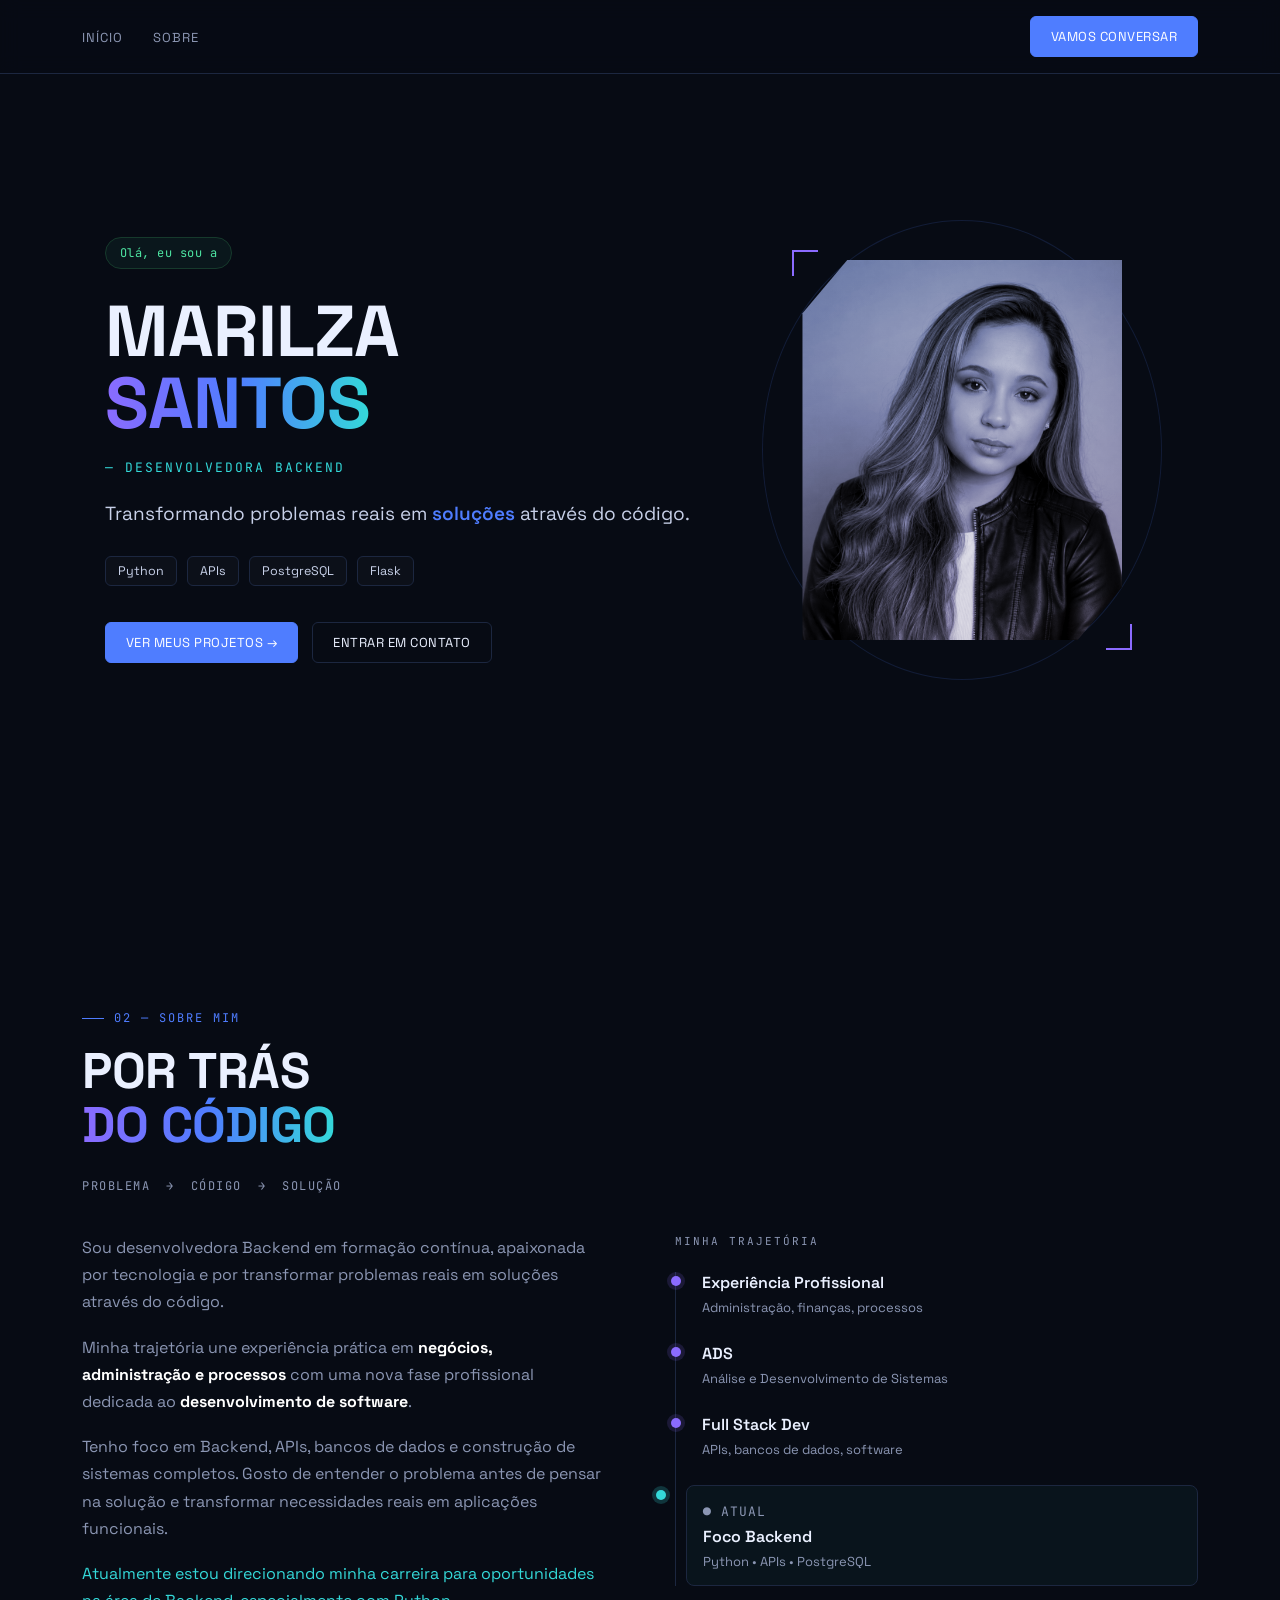
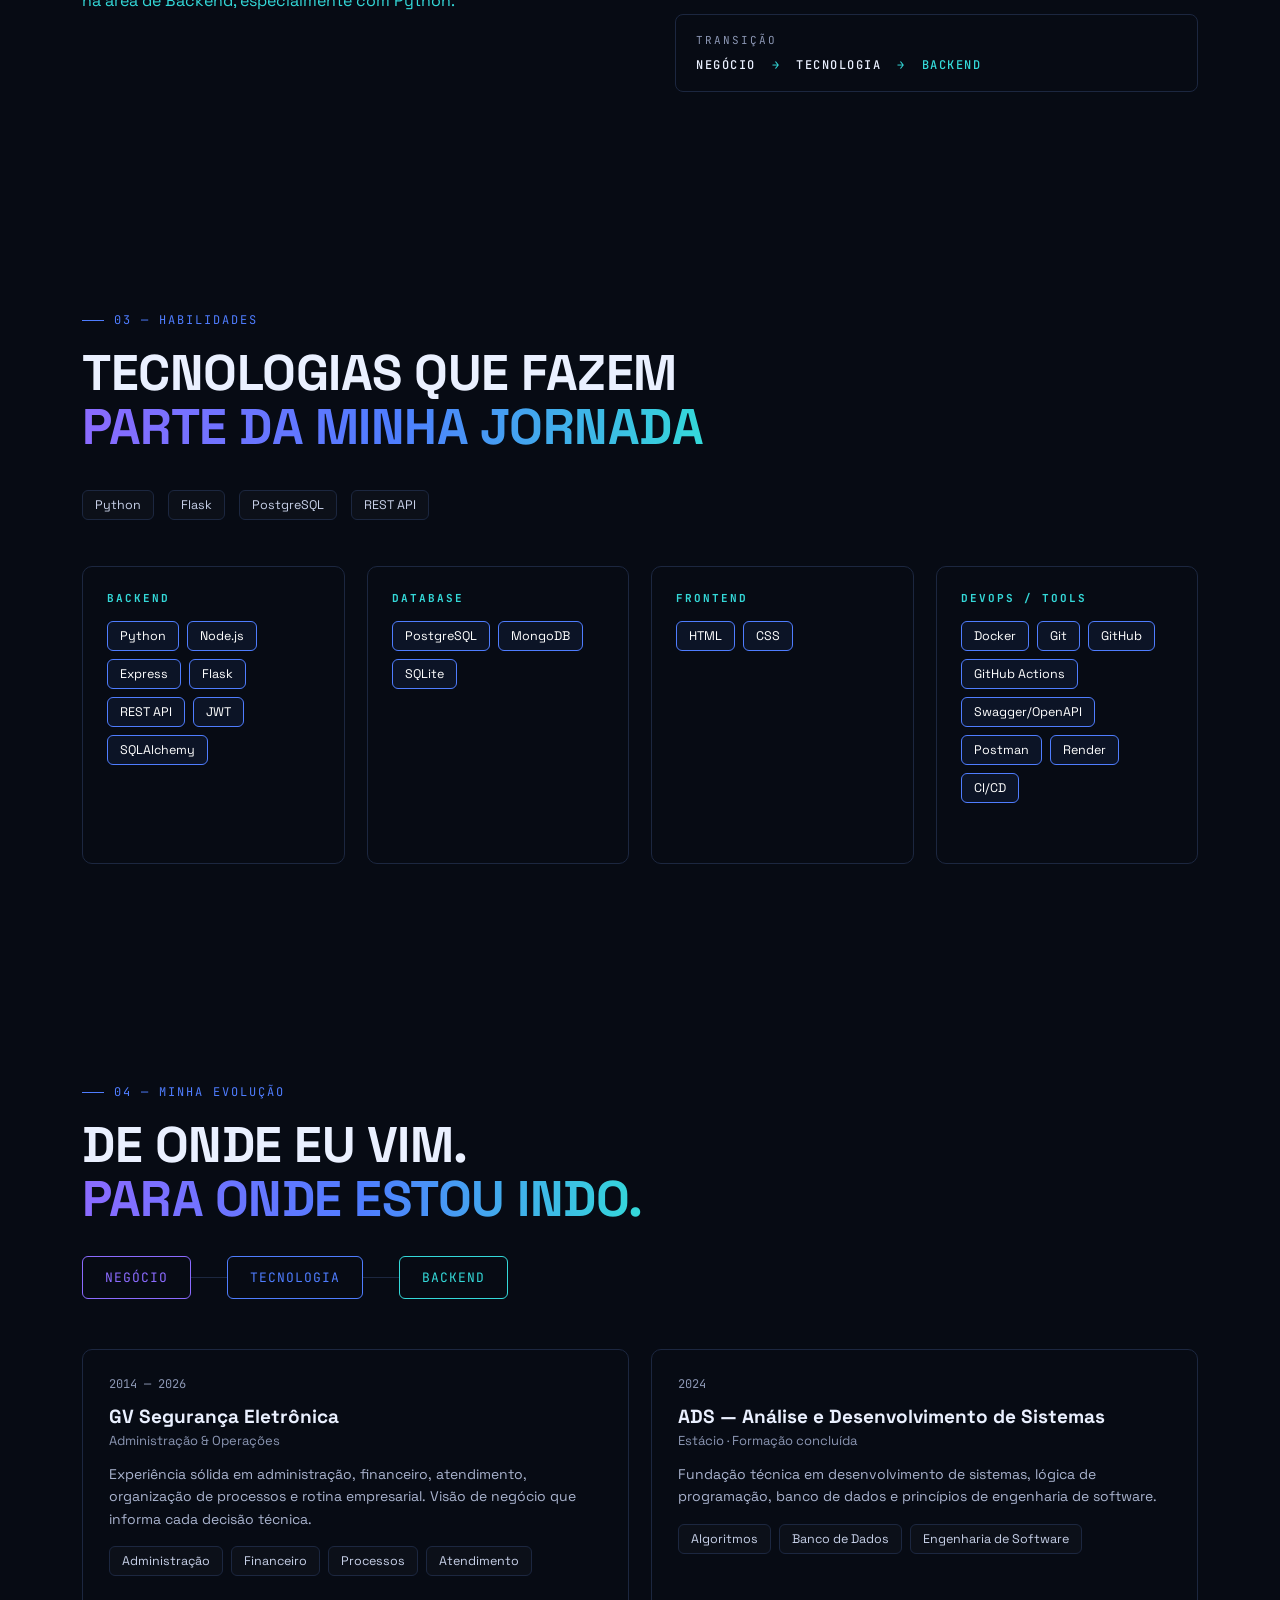
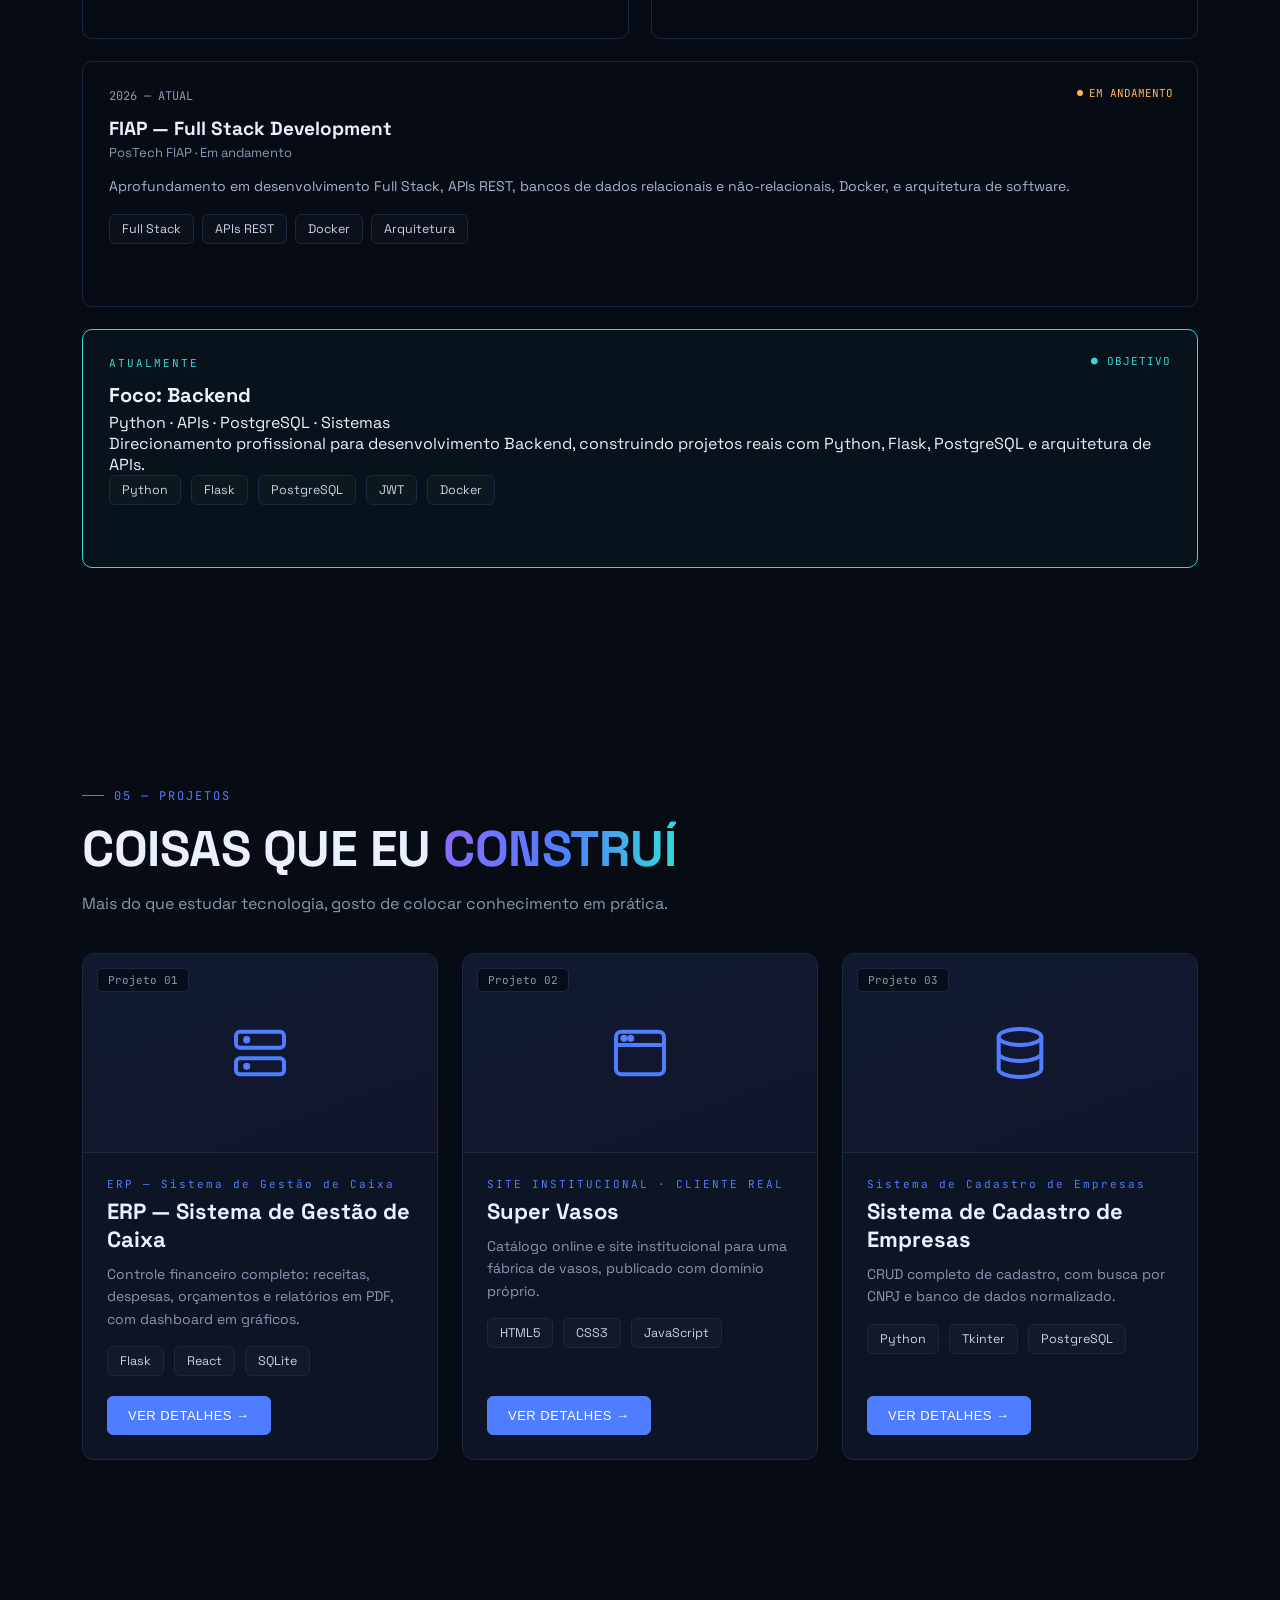
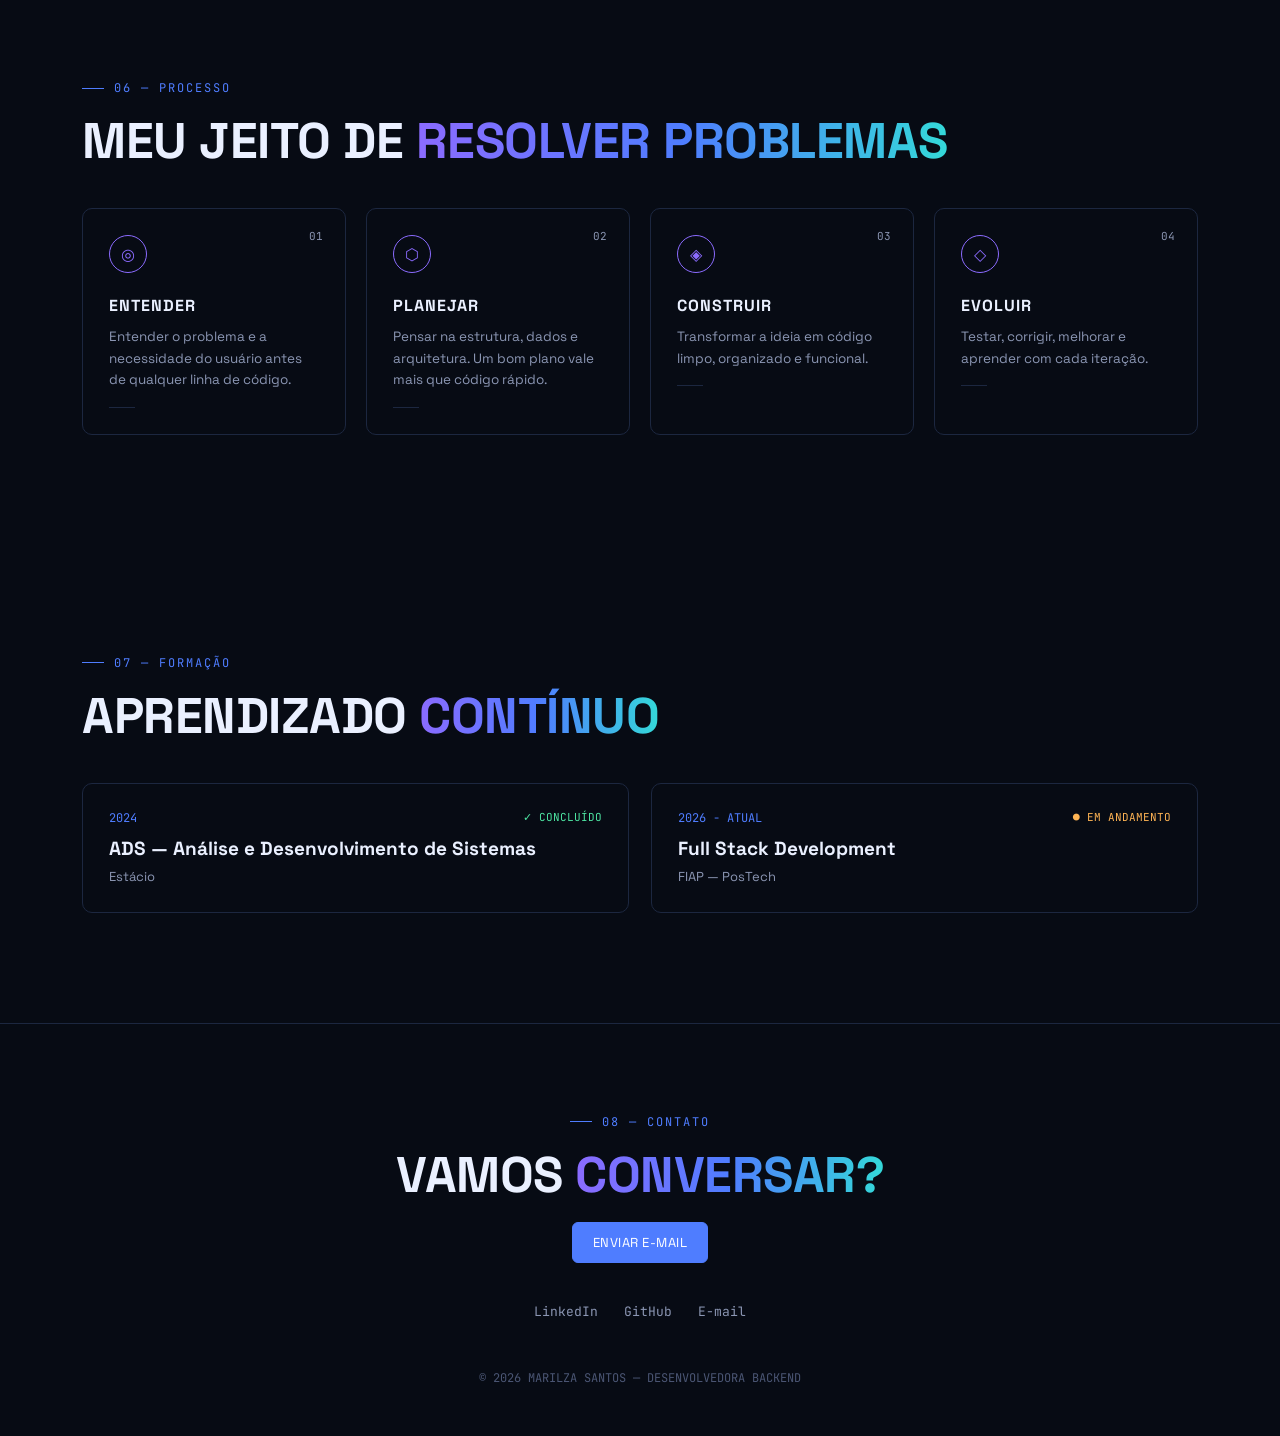
<file: index.html>
<!doctype html>
<html lang="pt-BR">
  <head>
    <meta charset="UTF-8" />
    <meta
      name="viewport"
      content="width=device-width, initial-scale=1, viewport-fit=cover"
    />
    <title>Marilza Santos — Desenvolvedora Backend</title>
    <link rel="preconnect" href="https://fonts.googleapis.com" />
    <link rel="preconnect" href="https://fonts.gstatic.com" crossorigin />
    <link
      href="https://fonts.googleapis.com/css2?family=Space+Grotesk:wght@400;500;600;700&family=JetBrains+Mono:wght@400;500&display=swap"
      rel="stylesheet"
    />
    <link rel="stylesheet" href="css/style.css" />
  </head>
  <body>
    <header>
      <nav>
        <ul>
          <li><a href="#inicio">INÍCIO</a></li>
          <li><a href="#sobre">SOBRE</a></li>
        </ul>
        <a href="#contato" class="btn btn-solid">VAMOS CONVERSAR</a>
      </nav>
    </header>

    <section class="hero" id="inicio">
      <div class="wrap hero-grid">
        <div>
          <div class="badge mono">Olá, eu sou a</div>
          <h1>MARILZA<br /><span class="grad">SANTOS</span></h1>
          <div class="sub">— DESENVOLVEDORA BACKEND</div>
          <p class="lead">
            Transformando problemas reais em <b>soluções</b> através do código.
          </p>
          <div class="tag-row">
            <span class="tag">Python</span><span class="tag">APIs</span
            ><span class="tag">PostgreSQL</span><span class="tag">Flask</span>
          </div>
          <div class="cta-row">
            <a href="#projetos" class="btn btn-solid">VER MEUS PROJETOS →</a>
            <a href="#contato" class="btn">ENTRAR EM CONTATO</a>
          </div>
        </div>
        <div class="portrait-wrap">
          <div class="orbit"></div>
          <div class="portrait">
            <img
              src="./img/eu.png"
              alt="Marilza Santos"
              width="320"
              height="380"
              decoding="async"
              fetchpriority="high"
            />
          </div>
          <span class="corner c1"></span><span class="corner c2"></span>
        </div>
      </div>
    </section>

    <section id="sobre">
      <div class="wrap">
        <div class="eyebrow mono">02 — SOBRE MIM</div>
        <h2 class="reveal">
          POR TRÁS<br /><span class="grad">DO CÓDIGO</span>
        </h2>
        <div class="flow">
          PROBLEMA <span>→</span> CÓDIGO <span>→</span> SOLUÇÃO
        </div>
        <div class="sobre-grid">
          <div class="reveal">
            <p class="lead">
              Sou desenvolvedora Backend em formação contínua, apaixonada por
              tecnologia e por transformar problemas reais em soluções através
              do código.
            </p>
            <p class="lead">
              Minha trajetória une experiência prática em
              <b style="color: #fff">negócios, administração e processos</b> com
              uma nova fase profissional dedicada ao
              <b style="color: #fff">desenvolvimento de software</b>.
            </p>
            <p class="lead">
              Tenho foco em Backend, APIs, bancos de dados e construção de
              sistemas completos. Gosto de entender o problema antes de pensar
              na solução e transformar necessidades reais em aplicações
              funcionais.
            </p>
            <p class="lead" style="color: var(--cyan)">
              Atualmente estou direcionando minha carreira para oportunidades na
              área de Backend, especialmente com Python.
            </p>
          </div>
          <div class="reveal">
            <div class="traj-label mono">MINHA TRAJETÓRIA</div>
            <div class="timeline">
              <div class="t-item">
                <h4>Experiência Profissional</h4>
                <span>Administração, finanças, processos</span>
              </div>
              <div class="t-item">
                <h4>ADS</h4>
                <span>Análise e Desenvolvimento de Sistemas</span>
              </div>
              <div class="t-item">
                <h4>Full Stack Dev</h4>
                <span>APIs, bancos de dados, software</span>
              </div>
              <div class="t-item active now">
                <span class="tiny-tag mono">● ATUAL</span>
                <h4>Foco Backend</h4>
                <span>Python • APIs • PostgreSQL</span>
              </div>
            </div>
            <div class="transition-box">
              <div
                class="mono"
                style="
                  font-size: 11px;
                  letter-spacing: 2px;
                  color: var(--muted);
                "
              >
                TRANSIÇÃO
              </div>
              <div class="flow mono" style="color: var(--cyan)">
                <b>NEGÓCIO</b> → <b>TECNOLOGIA</b> →
                <b style="color: var(--cyan)">BACKEND</b>
              </div>
            </div>
          </div>
        </div>
      </div>
    </section>

    <section id="habilidades">
      <div class="wrap">
        <div class="eyebrow mono">03 — HABILIDADES</div>
        <h2 class="reveal">
          TECNOLOGIAS QUE FAZEM<br /><span class="grad"
            >PARTE DA MINHA JORNADA</span
          >
        </h2>
        <div class="core-row reveal">
          <span class="tag core">Python </span>
          <span class="tag core">Flask </span>
          <span class="tag core">PostgreSQL </span>
          <span class="tag core">REST API </span>
        </div>
        <div class="skill-cols">
          <div class="skill-card reveal">
            <h5 class="mono">BACKEND</h5>
            <div class="tag-row">
              <span class="tag core">Python</span
              ><span class="tag core">Node.js</span
              ><span class="tag core">Express</span>
              <span class="tag core">Flask</span
              ><span class="tag core">REST API</span
              ><span class="tag core">JWT</span
              ><span class="tag core">SQLAlchemy</span>
            </div>
          </div>
          <div class="skill-card reveal">
            <h5 class="mono">DATABASE</h5>
            <div class="tag-row">
              <span class="tag core">PostgreSQL</span
              ><span class="tag core">MongoDB</span
              ><span class="tag core">SQLite</span>
            </div>
          </div>
          <div class="skill-card reveal">
            <h5 class="mono">FRONTEND</h5>
            <div class="tag-row">
              <span class="tag core">HTML</span>
              <span class="tag core">CSS</span>
            </div>
          </div>
          <div class="skill-card reveal">
            <h5 class="mono">DEVOPS / TOOLS</h5>
            <div class="tag-row">
              <span class="tag core">Docker</span
              ><span class="tag core">Git</span
              ><span class="tag core">GitHub</span
              ><span class="tag core">GitHub Actions</span
              ><span class="tag core">Swagger/OpenAPI</span>
              <span class="tag core">Postman</span>

              <span class="tag core">Render</span>
              <span class="tag core">CI/CD</span>
            </div>
          </div>
        </div>
      </div>
    </section>

    <section id="carreira">
      <div class="wrap">
        <div class="eyebrow mono">04 — MINHA EVOLUÇÃO</div>
        <h2 class="reveal">
          DE ONDE EU VIM.<br /><span class="grad">PARA ONDE ESTOU INDO.</span>
        </h2>
        <div class="stage-flow reveal">
          <span class="stage s1 mono">NEGÓCIO</span
          ><span class="stage-line"></span>
          <span class="stage s2 mono">TECNOLOGIA</span
          ><span class="stage-line"></span>
          <span class="stage s3 mono">BACKEND</span>
        </div>
        <div class="evo-grid">
          <div class="evo-card reveal">
            <div class="yr">2014 — 2026</div>
            <h4>GV Segurança Eletrônica</h4>
            <div class="role">Administração & Operações</div>
            <p>
              Experiência sólida em administração, financeiro, atendimento,
              organização de processos e rotina empresarial. Visão de negócio
              que informa cada decisão técnica.
            </p>
            <div class="tag-row">
              <span class="tag">Administração</span
              ><span class="tag">Financeiro</span
              ><span class="tag">Processos</span
              ><span class="tag">Atendimento</span>
            </div>
          </div>
          <div class="evo-card reveal">
            <div class="yr">2024</div>
            <h4>ADS — Análise e Desenvolvimento de Sistemas</h4>
            <div class="role">Estácio · Formação concluída</div>
            <p>
              Fundação técnica em desenvolvimento de sistemas, lógica de
              programação, banco de dados e princípios de engenharia de
              software.
            </p>
            <div class="tag-row">
              <span class="tag">Algoritmos</span
              ><span class="tag">Banco de Dados</span
              ><span class="tag">Engenharia de Software</span>
            </div>
          </div>
        </div>
        <div class="evo-card reveal" style="margin-bottom: 22px">
          <span class="status mono"><span class="d"></span>EM ANDAMENTO</span>
          <div class="yr">2026 — ATUAL</div>
          <h4>FIAP — Full Stack Development</h4>
          <div class="role">PosTech FIAP · Em andamento</div>
          <p>
            Aprofundamento em desenvolvimento Full Stack, APIs REST, bancos de
            dados relacionais e não-relacionais, Docker, e arquitetura de
            software.
          </p>
          <div class="tag-row">
            <span class="tag">Full Stack</span><span class="tag">APIs REST</span
            ><span class="tag">Docker</span><span class="tag">Arquitetura</span>
          </div>
        </div>
        <div class="objective reveal">
          <span class="obj-tag mono">● OBJETIVO</span>
          <div
            class="mono"
            style="
              font-size: 11px;
              letter-spacing: 2px;
              color: var(--cyan);
              margin-bottom: 12px;
            "
          >
            ATUALMENTE
          </div>
          <h4 style="font-size: 20px; margin-bottom: 4px">Foco: Backend</h4>
          <div class="role">Python · APIs · PostgreSQL · Sistemas</div>
          <p>
            Direcionamento profissional para desenvolvimento Backend,
            construindo projetos reais com Python, Flask, PostgreSQL e
            arquitetura de APIs.
          </p>
          <div class="tag-row">
            <span class="tag core">Python</span
            ><span class="tag core">Flask</span
            ><span class="tag core">PostgreSQL</span><span class="tag">JWT</span
            ><span class="tag">Docker</span>
          </div>
        </div>
      </div>
    </section>

    <section id="projetos">
      <div class="wrap">
        <div class="eyebrow mono">05 — PROJETOS</div>
        <h2 class="reveal">COISAS QUE EU <span class="grad">CONSTRUÍ</span></h2>
        <p class="lead reveal" style="margin-top: 14px">
          Mais do que estudar tecnologia, gosto de colocar conhecimento em
          prática.
        </p>

        <div class="proj-grid">
          <!-- PROJETO 01 -->
          <article class="proj-mini reveal">
            <div class="proj-mini-icon">
              <span class="badge2 mono">Projeto 01</span>
              <svg
                viewBox="0 0 24 24"
                fill="none"
                stroke-width="1.5"
                stroke-linecap="round"
                stroke-linejoin="round"
              >
                <rect x="3" y="4" width="18" height="6" rx="1.5" />
                <rect x="3" y="14" width="18" height="6" rx="1.5" />
                <circle cx="7" cy="7" r="0.6" fill="currentColor" />
                <circle cx="7" cy="17" r="0.6" fill="currentColor" />
              </svg>
            </div>

            <div class="proj-mini-body">
              <div class="cat mono">ERP — Sistema de Gestão de Caixa</div>
              <h3>ERP — Sistema de Gestão de Caixa</h3>
              <p>
                Controle financeiro completo: receitas, despesas, orçamentos e
                relatórios em PDF, com dashboard em gráficos.
              </p>
              <div class="tag-row">
                <span class="tag core">Flask</span>
                <span class="tag core">React</span>
                <span class="tag core">SQLite</span>
              </div>
              <button class="btn btn-solid" data-modal="modal-erp">
                VER DETALHES →
              </button>
            </div>
          </article>

          <!-- PROJETO 02 -->
          <article class="proj-mini reveal">
            <div class="proj-mini-icon">
              <span class="badge2 mono">Projeto 02</span>
              <svg
                viewBox="0 0 24 24"
                fill="none"
                stroke-width="1.5"
                stroke-linecap="round"
                stroke-linejoin="round"
              >
                <rect x="3" y="4" width="18" height="16" rx="2" />
                <line x1="3" y1="9" x2="21" y2="9" />
                <circle cx="6" cy="6.5" r="0.6" fill="currentColor" />
                <circle cx="8.5" cy="6.5" r="0.6" fill="currentColor" />
              </svg>
            </div>

            <div class="proj-mini-body">
              <div class="cat mono">SITE INSTITUCIONAL · CLIENTE REAL</div>
              <h3>Super Vasos</h3>
              <p>
                Catálogo online e site institucional para uma fábrica de vasos,
                publicado com domínio próprio.
              </p>
              <div class="tag-row">
                <span class="tag core">HTML5</span>
                <span class="tag core">CSS3</span>
                <span class="tag core">JavaScript</span>
              </div>
              <button class="btn btn-solid" data-modal="modal-supervaso">
                VER DETALHES →
              </button>
            </div>
          </article>

          <!-- PROJETO 03 -->
          <article class="proj-mini reveal">
            <div class="proj-mini-icon">
              <span class="badge2 mono">Projeto 03</span>
              <svg
                viewBox="0 0 24 24"
                fill="none"
                stroke-width="1.5"
                stroke-linecap="round"
                stroke-linejoin="round"
              >
                <ellipse cx="12" cy="6" rx="8" ry="3" />
                <path d="M4 6v6c0 1.66 3.58 3 8 3s8-1.34 8-3V6" />
                <path d="M4 12v6c0 1.66 3.58 3 8 3s8-1.34 8-3v-6" />
              </svg>
            </div>

            <div class="proj-mini-body">
              <div class="cat mono">Sistema de Cadastro de Empresas</div>
              <h3>Sistema de Cadastro de Empresas</h3>
              <p>
                CRUD completo de cadastro, com busca por CNPJ e banco de dados
                normalizado.
              </p>
              <div class="tag-row">
                <span class="tag core">Python</span>
                <span class="tag core">Tkinter</span>
                <span class="tag core">PostgreSQL</span>
              </div>
              <button class="btn btn-solid" data-modal="modal-cadastro">
                VER DETALHES →
              </button>
            </div>
          </article>
        </div>
      </div>
    </section>

    <section id="processo">
      <div class="wrap">
        <div class="eyebrow mono">06 — PROCESSO</div>
        <h2 class="reveal">
          MEU JEITO DE <span class="grad">RESOLVER PROBLEMAS</span>
        </h2>
        <div class="proc-grid">
          <div class="proc-card reveal">
            <span class="proc-num mono">01</span>
            <div class="proc-icon">◎</div>
            <h4>ENTENDER</h4>
            <p>
              Entender o problema e a necessidade do usuário antes de qualquer
              linha de código.
            </p>
            <div class="proc-arrow"></div>
          </div>
          <div class="proc-card reveal">
            <span class="proc-num mono">02</span>
            <div class="proc-icon">⬡</div>
            <h4>PLANEJAR</h4>
            <p>
              Pensar na estrutura, dados e arquitetura. Um bom plano vale mais
              que código rápido.
            </p>
            <div class="proc-arrow"></div>
          </div>
          <div class="proc-card reveal">
            <span class="proc-num mono">03</span>
            <div class="proc-icon">◈</div>
            <h4>CONSTRUIR</h4>
            <p>Transformar a ideia em código limpo, organizado e funcional.</p>
            <div class="proc-arrow"></div>
          </div>
          <div class="proc-card reveal">
            <span class="proc-num mono">04</span>
            <div class="proc-icon">◇</div>
            <h4>EVOLUIR</h4>
            <p>Testar, corrigir, melhorar e aprender com cada iteração.</p>
            <div class="proc-arrow"></div>
          </div>
        </div>
      </div>
    </section>

    <section id="formacao">
      <div class="wrap">
        <div class="eyebrow mono">07 — FORMAÇÃO</div>
        <h2 class="reveal">APRENDIZADO <span class="grad">CONTÍNUO</span></h2>
        <div class="form-grid">
          <div class="form-card reveal">
            <span class="status done mono">✓ CONCLUÍDO</span>
            <div class="yr">2024</div>
            <h4>ADS — Análise e Desenvolvimento de Sistemas</h4>
            <span>Estácio</span>
          </div>
          <div class="form-card reveal">
            <span class="status wip mono">● EM ANDAMENTO</span>
            <div class="yr">2026 - ATUAL</div>
            <h4>Full Stack Development</h4>
            <span>FIAP — PosTech</span>
          </div>
        </div>
      </div>
    </section>

    <footer id="contato">
      <div class="wrap">
        <div class="eyebrow mono" style="justify-content: center">
          08 — CONTATO
        </div>
        <h2>VAMOS <span class="grad">CONVERSAR?</span></h2>
        <a href="mailto:marilzasantos152@gmail.com" class="btn btn-solid"
          >ENVIAR E-MAIL</a
        >
        <div class="foot-links mono">
          <a href="https://www.linkedin.com/in/marilzadesouza" target="_blank"
            >LinkedIn</a
          >

          <a
            href="https://github.com/Marydev23"
            target="_blank"
            rel="noopener noreferrer"
            >GitHub</a
          >
          <a href="mailto:marilzasantos152@gmail.com">E-mail</a>
        </div>
        <div class="copyright mono">
          © 2026 MARILZA SANTOS — DESENVOLVEDORA BACKEND
        </div>
      </div>
    </footer>

    <!-- MODAL: ERP -->
    <div
      class="modal"
      id="modal-erp"
      role="dialog"
      aria-modal="true"
      aria-labelledby="erp-title"
    >
      <div class="modal-box">
        <button class="modal-close" aria-label="Fechar">✕</button>

        <div class="cat mono">SISTEMA DE GESTÃO DE CAIXA</div>
        <h3 id="erp-title">ERP — Sistema de Gestão de Caixa</h3>

        <div class="proj-block">
          <h5 class="mono">O PROBLEMA</h5>
          <p>
            Pequenas empresas costumam controlar o fluxo de caixa em planilhas
            soltas, sem calcular automaticamente as taxas de cada forma de
            pagamento e sem um jeito rápido de saber o que já entrou, o que
            ainda está em aberto e o que precisa ser pago.
          </p>
        </div>

        <div class="proj-block">
          <h5 class="mono">O QUE O SISTEMA FAZ</h5>
          <ul>
            <li>
              Login de usuários e dashboard financeiro com gráficos de receitas
              e despesas
            </li>
            <li>
              Receitas com cálculo automático de taxa por forma de pagamento
            </li>
            <li>Despesas com controle de vencimento, pagamento e status</li>
            <li>
              Cadastro completo de funcionários (salário, admissão e demissão)
            </li>
            <li>Orçamentos com produtos, itens e frete, exportados em PDF</li>
            <li>
              Relatórios de movimentação em PDF e configurações da empresa (com
              logo) e do usuário
            </li>
          </ul>
        </div>

        <div class="proj-block">
          <h5 class="mono">TECNOLOGIAS E POR QUÊ</h5>
          <dl class="stack-list">
            <dt>Flask + Flask-CORS</dt>
            <dd>
              API REST em Python que expõe os endpoints consumidos pelo
              frontend.
            </dd>
            <dt>SQLite</dt>
            <dd>
              Banco relacional leve, com 9 tabelas: usuários, categorias,
              funcionários, receitas, despesas, empresa, produtos, orçamentos e
              itens.
            </dd>
            <dt>React + Vite</dt>
            <dd>Interface rápida, com build otimizado pelo Vite.</dd>
            <dt>TailwindCSS + shadcn/ui</dt>
            <dd>
              Estilização e componentes de interface prontos e consistentes.
            </dd>
            <dt>Recharts</dt>
            <dd>Gráficos do dashboard financeiro.</dd>
            <dt>jsPDF + jsPDF-AutoTable</dt>
            <dd>
              Geração dos relatórios e orçamentos em PDF direto no navegador.
            </dd>
          </dl>
        </div>

        <div class="proj-links mono">
          <a
            href="https://github.com/Marydev23/ERP---Sistema-de-Caixa"
            target="_blank"
            >CÓDIGO NO GITHUB →</a
          >
        </div>
      </div>
    </div>

    <!-- MODAL: SUPER VASO -->
    <div
      class="modal"
      id="modal-supervaso"
      role="dialog"
      aria-modal="true"
      aria-labelledby="sv-title"
    >
      <div class="modal-box">
        <button class="modal-close" aria-label="Fechar">✕</button>

        <div class="cat mono">
          SITE INSTITUCIONAL · PROJETO FREELANCE PARA CLIENTE
        </div>
        <h3 id="sv-title">Super Vasos</h3>

        <div class="proj-block">
          <h5 class="mono">O PROBLEMA</h5>
          <p>
            A Super Vasos é uma fábrica de vasos de cimento que também vende
            vasos de barro e produtos de jardinagem, mas não tinha presença
            online. O cliente precisava de um site para apresentar o catálogo
            completo e facilitar o contato dos compradores, principalmente pelo
            WhatsApp.
          </p>
        </div>

        <div class="proj-block">
          <h5 class="mono">O QUE O SITE ENTREGA</h5>
          <ul>
            <li>
              Página inicial com apresentação da fábrica e destaques dos
              produtos
            </li>
            <li>
              Catálogos separados por material: vasos de cimento (70+ modelos),
              vasos de barro (~30 modelos) e produtos de jardinagem
            </li>
            <li>
              Filtro por categoria no catálogo, feito em JavaScript puro, sem
              bibliotecas
            </li>
            <li>
              Botão de WhatsApp no menu e flutuante, levando direto para a
              conversa com a fábrica
            </li>
            <li>
              Formulário de contato, mapa da localização e páginas
              institucionais (Sobre, Política de Venda, Frete e Troca)
            </li>
            <li>
              Layout responsivo, com menu hambúrguer no celular, e SEO básico na
              página inicial
            </li>
          </ul>
        </div>

        <div class="proj-block">
          <h5 class="mono">TECNOLOGIAS E POR QUÊ</h5>
          <dl class="stack-list">
            <dt>HTML5 + CSS3</dt>
            <dd>
              Estrutura semântica das páginas e layout responsivo com
              Flexbox/Grid.
            </dd>
            <dt>JavaScript puro</dt>
            <dd>
              Filtro do catálogo por categoria e menu mobile, sem depender de
              framework.
            </dd>
            <dt>FormSubmit</dt>
            <dd>
              Envio do formulário de contato por e-mail, sem precisar de um
              backend próprio.
            </dd>
            <dt>Google Maps</dt>
            <dd>Localização da fábrica incorporada na página de contato.</dd>
            <dt>GitHub Pages + CNAME</dt>
            <dd>
              Hospedagem gratuita com domínio próprio (supervasos.com.br),
              configurado por mim no DNS.
            </dd>
          </dl>
          <p
            style="
              font-size: 13.5px;
              color: var(--muted);
              margin-top: 14px;
              line-height: 1.6;
            "
          >
            A escolha de não usar framework foi intencional: o objetivo do
            cliente era mostrar produtos e receber contatos, então HTML, CSS e
            JS puro deixam o site mais leve, barato de hospedar e fácil de
            manter.
          </p>
        </div>

        <div class="proj-links mono">
          <a href="https://supervasos.com.br/" target="_blank"
            >VER SITE NO AR →</a
          >
          <a href="https://github.com/Marydev23/Site-SUPERVASOS" target="_blank"
            >CÓDIGO NO GITHUB →</a
          >
        </div>
      </div>
    </div>

    <!-- MODAL: CADASTRO DE EMPRESAS -->
    <div
      class="modal"
      id="modal-cadastro"
      role="dialog"
      aria-modal="true"
      aria-labelledby="cad-title"
    >
      <div class="modal-box">
        <button class="modal-close" aria-label="Fechar">✕</button>

        <div class="cat mono">APLICAÇÃO DESKTOP</div>
        <h3 id="cad-title">Sistema de Gestão de Empresas</h3>

        <div class="proj-block">
          <h5 class="mono">O PROBLEMA</h5>
          <p>
            Empresas que lidam com muitos fornecedores, clientes e
            distribuidores precisam de um jeito organizado de cadastrar e
            consultar esses parceiros, com dados padronizados (natureza
            jurídica, porte, segmento) e busca rápida por CNPJ ou razão social —
            sem depender de planilhas soltas.
          </p>
        </div>

        <div class="proj-block">
          <h5 class="mono">O QUE O SISTEMA FAZ</h5>
          <ul>
            <li>
              CRUD completo: cadastro, edição, consulta e exclusão de empresas,
              com confirmação antes de excluir
            </li>
            <li>
              Busca por CNPJ ou por razão social / nome fantasia, com
              correspondência parcial
            </li>
            <li>
              Listagem em tabela de todas as empresas, ordenadas por razão
              social
            </li>
            <li>
              Campos de seleção alimentados pelo banco: natureza jurídica,
              porte, tipo, segmento, status e classificação
            </li>
          </ul>
        </div>

        <div class="proj-block">
          <h5 class="mono">TECNOLOGIAS E POR QUÊ</h5>
          <dl class="stack-list">
            <dt>Python + Tkinter</dt>
            <dd>Interface gráfica desktop, usando os widgets ttk.</dd>
            <dt>PostgreSQL + psycopg2</dt>
            <dd>
              Banco relacional normalizado em 7 tabelas, com a tabela principal
              empresas ligada por chave estrangeira a 6 tabelas de apoio
              (natureza jurídica, porte, tipo, segmento, status, classificação).
            </dd>
            <dt>Padrão DAO</dt>
            <dd>
              A tela não escreve SQL diretamente: ela chama métodos do
              EmpresasDAO, separando interface e acesso a dados.
            </dd>
            <dt>Consultas parametrizadas</dt>
            <dd>
              Todas as queries usam parâmetros (%s), o que protege contra SQL
              injection.
            </dd>
            <dt>python-dotenv</dt>
            <dd>
              Credenciais do banco ficam em variáveis de ambiente (.env), fora
              do repositório.
            </dd>
          </dl>
        </div>

        <div class="proj-links mono">
          <a
            href="https://github.com/Marydev23/sistema-gestao-empresas"
            target="_blank"
            >CÓDIGO NO GITHUB →</a
          >
        </div>
      </div>
    </div>
    <script src="js/script.js"></script>
  </body>
</html>
</file>
<file: css/style.css>
:root {
  --bg: #070b14;
  --bg2: #0b1120;
  --card: #0d1424;
  --line: #1c2740;
  --blue: #4f7dff;
  --cyan: #34d9d9;
  --violet: #8b6bff;
  --text: #eaf0ff;
  --muted: #8b96b3;
}
* {
  box-sizing: border-box;
  margin: 0;
  padding: 0;
}
html {
  width: 100%;
  max-width: 100%;
  overflow-x: clip;
  scroll-behavior: smooth;
  scroll-padding-top: 70px;
}
body {
  width: 100%;
  max-width: 100%;
  background: var(--bg);
  color: var(--text);
  font-family: "Space Grotesk", sans-serif;
  overflow-x: clip;
}
img,
svg,
video,
canvas {
  max-width: 100%;
}
.mono {
  font-family: "JetBrains Mono", monospace;
}
.wrap {
  max-width: 1180px;
  margin: 0 auto;
  padding: 0 32px;
  min-width: 0;
}
section {
  position: relative;
  padding: 110px 0;
}
h2 {
  font-size: clamp(30px, 4.4vw, 50px);
  line-height: 1.08;
  font-weight: 700;
  letter-spacing: -0.5px;
}
.grad {
  background: linear-gradient(90deg, var(--violet), var(--blue), var(--cyan));
  -webkit-background-clip: text;
  background-clip: text;
  color: transparent;
}
.eyebrow {
  font-size: 12px;
  letter-spacing: 2px;
  color: var(--blue);
  margin-bottom: 18px;
  display: flex;
  align-items: center;
  gap: 10px;
}
.eyebrow::before {
  content: "";
  width: 22px;
  height: 1px;
  background: var(--blue);
}
p.lead {
  color: var(--muted);
  font-size: 16px;
  line-height: 1.7;
  max-width: 60ch;
}
.tag {
  border: 1px solid var(--line);
  border-radius: 6px;
  padding: 6px 12px;
  font-size: 12.5px;
  color: #c7d0e8;
  background: rgba(255, 255, 255, 0.02);
  display: inline-flex;
  align-items: center;
  gap: 6px;
}
.tag b {
  color: var(--cyan);
  font-weight: 500;
  font-size: 10px;
}

/* background grid */
.grid-bg {
  position: fixed;
  inset: 0;
  z-index: -1;
  background-image:
    linear-gradient(rgba(79, 125, 255, 0.05) 1px, transparent 1px),
    linear-gradient(90deg, rgba(79, 125, 255, 0.05) 1px, transparent 1px);
  background-size: 44px 44px;
  -webkit-mask-image: radial-gradient(
    ellipse 80% 60% at 50% 0%,
    #000 40%,
    transparent 80%
  );
}

/* nav */
header {
  position: fixed;
  top: 0;
  left: 0;
  right: 0;
  width: 100%;
  z-index: 50;
  padding-top: env(safe-area-inset-top, 0px);
  background: rgba(7, 11, 20, 0.75);
  backdrop-filter: blur(10px);
  border-bottom: 1px solid var(--line);
}
nav {
  max-width: 1180px;
  margin: 0 auto;
  padding: 16px 32px;
  display: flex;
  align-items: center;
  justify-content: space-between;
}
.logo {
  font-weight: 700;
  letter-spacing: 1px;
}
nav ul {
  list-style: none;
  display: flex;
  gap: 30px;
}
nav a {
  color: var(--muted);
  text-decoration: none;
  font-size: 13px;
  letter-spacing: 1px;
  transition: color 0.2s;
}
nav a:hover {
  color: var(--text);
}
.btn {
  padding: 11px 20px;
  border-radius: 6px;
  font-size: 13px;
  letter-spacing: 0.5px;
  cursor: pointer;
  border: 1px solid var(--line);
  background: transparent;
  color: var(--text);
  transition: 0.25s;
  text-decoration: none;
  display: inline-block;
}
.btn-solid {
  background: var(--blue);
  border-color: var(--blue);
  color: #fff;
}
nav > .btn-solid {
  color: #fff;
}
.btn-solid:hover {
  box-shadow: 0 0 24px rgba(79, 125, 255, 0.5);
  transform: translateY(-1px);
}
.btn:not(.btn-solid):hover {
  border-color: var(--blue);
  color: var(--text);
}

/* hero */
.hero {
  min-height: 100vh;
  display: flex;
  align-items: center;
  padding-top: 110px;
}
.hero-grid {
  display: grid;
  grid-template-columns: 1.1fr 0.8fr;
  gap: 60px;
  align-items: center;
}
.badge {
  display: inline-flex;
  align-items: center;
  gap: 8px;
  border: 1px solid #163a2c;
  background: rgba(52, 217, 148, 0.06);
  color: #4ee6a3;
  padding: 7px 14px;
  border-radius: 20px;
  font-size: 12px;
  letter-spacing: 0.5px;
  margin-bottom: 26px;
}
.dot-live {
  width: 7px;
  height: 7px;
  border-radius: 50%;
  background: #4ee6a3;
  animation: pulse 1.8s infinite;
}
@keyframes pulse {
  0%,
  100% {
    box-shadow: 0 0 0 0 rgba(78, 230, 163, 0.5);
  }
  50% {
    box-shadow: 0 0 0 6px rgba(78, 230, 163, 0);
  }
}
.hero h1 {
  font-size: clamp(42px, 6.5vw, 72px);
  font-weight: 700;
  line-height: 1;
  letter-spacing: -1px;
}
.hero .sub {
  font-family: "JetBrains Mono", monospace;
  font-size: 13px;
  letter-spacing: 2px;
  color: var(--cyan);
  margin: 20px 0 22px;
}
.hero p.lead {
  font-size: 19px;
  color: #c7d0e8;
  margin-bottom: 26px;
}
.hero p.lead b {
  color: var(--blue);
  font-weight: 600;
}
.tag-row {
  display: flex;
  gap: 10px;
  flex-wrap: wrap;
  margin-bottom: 36px;
}
.cta-row {
  display: flex;
  gap: 14px;
  flex-wrap: wrap;
}
.portrait-wrap {
  position: relative;
  justify-self: center;
}
.portrait {
  width: 320px;
  height: 380px;
  position: relative;
  clip-path: polygon(14% 0, 100% 0, 100% 86%, 86% 100%, 0 100%, 0 14%);
}
.portrait img {
  width: 100%;
  height: 100%;
  object-fit: cover;
  filter: grayscale(1) contrast(1.05) brightness(0.9);
}
.portrait::after {
  content: "";
  position: absolute;
  inset: 0;
  background: linear-gradient(
    160deg,
    rgba(79, 125, 255, 0.35),
    rgba(139, 107, 255, 0.25)
  );
  mix-blend-mode: overlay;
}
.corner {
  position: absolute;
  width: 26px;
  height: 26px;
  border-color: var(--violet);
  border-style: solid;
}
.c1 {
  top: -10px;
  left: -10px;
  border-width: 2px 0 0 2px;
}
.c2 {
  bottom: -10px;
  right: -10px;
  border-width: 0 2px 2px 0;
}
.orbit {
  position: absolute;
  inset: -40px;
  border: 1px solid rgba(79, 125, 255, 0.15);
  border-radius: 50%;
  animation: spin 30s linear infinite;
}
@keyframes spin {
  to {
    transform: rotate(360deg);
  }
}
.scroll-ind {
  position: absolute;
  right: 32px;
  bottom: 40px;
  font-family: "JetBrains Mono", monospace;
  font-size: 11px;
  letter-spacing: 3px;
  color: var(--muted);
  text-align: center;
}
.scroll-ind span {
  display: block;
  width: 1px;
  height: 34px;
  background: linear-gradient(var(--blue), transparent);
  margin: 10px auto 0;
  animation: scrolldrop 1.6s infinite;
}
@keyframes scrolldrop {
  0% {
    opacity: 0;
    transform: translateY(-6px);
  }
  50% {
    opacity: 1;
  }
  100% {
    opacity: 0;
    transform: translateY(10px);
  }
}

/* reveal */
.reveal {
  opacity: 0;
  transform: translateY(24px);
  transition:
    opacity 0.7s ease,
    transform 0.7s ease;
}
.reveal.in {
  opacity: 1;
  transform: none;
}

/* sobre */
.sobre-grid {
  display: grid;
  grid-template-columns: 1fr 1fr;
  gap: 70px;
  margin-top: 40px;
}
.sobre-grid p.lead {
  margin-bottom: 18px;
}
.flow {
  display: flex;
  gap: 16px;
  align-items: center;
  margin-top: 26px;
  font-family: "JetBrains Mono", monospace;
  font-size: 12px;
  letter-spacing: 1.5px;
  color: var(--muted);
}
.flow b {
  color: var(--text);
  font-weight: 500;
}
.traj-label {
  font-size: 11px;
  letter-spacing: 2px;
  color: var(--muted);
  margin-bottom: 24px;
}
.timeline {
  position: relative;
  padding-left: 26px;
  border-left: 1px solid var(--line);
}
.t-item {
  position: relative;
  margin-bottom: 26px;
}
.t-item::before {
  content: "";
  position: absolute;
  left: -31px;
  top: 4px;
  width: 10px;
  height: 10px;
  border-radius: 50%;
  background: var(--violet);
  box-shadow: 0 0 0 4px rgba(139, 107, 255, 0.15);
}
.t-item.active::before {
  background: var(--cyan);
  box-shadow: 0 0 0 4px rgba(52, 217, 217, 0.2);
  animation: pulse2 2s infinite;
}
@keyframes pulse2 {
  0%,
  100% {
    box-shadow: 0 0 0 4px rgba(52, 217, 217, 0.2);
  }
  50% {
    box-shadow: 0 0 0 8px rgba(52, 217, 217, 0);
  }
}
.t-item h4 {
  font-size: 16px;
  font-weight: 600;
  margin-bottom: 3px;
}
.t-item span {
  font-size: 13px;
  color: var(--muted);
}
.t-item.now {
  border: 1px solid var(--line);
  background: rgba(52, 217, 217, 0.04);
  padding: 14px 16px;
  border-radius: 8px;
  margin-left: -16px;
}
.tiny-tag {
  font-size: 10px;
  letter-spacing: 1px;
  color: #4ee6a3;
  margin-bottom: 6px;
  display: inline-block;
}
.transition-box {
  margin-top: 28px;
  border: 1px solid var(--line);
  border-radius: 8px;
  padding: 18px 20px;
}
.transition-box .flow {
  margin-top: 10px;
}

/* habilidades */
.core-row {
  display: flex;
  gap: 14px;
  flex-wrap: wrap;
  margin: 36px 0 46px;
}
.skill-cols {
  display: grid;
  grid-template-columns: repeat(4, 1fr);
  gap: 22px;
}
.skill-card {
  border: 1px solid var(--line);
  border-radius: 10px;
  padding: 24px;
  transition: 0.3s;
}
.skill-card:hover {
  border-color: var(--blue);
  transform: translateY(-3px);
}
.skill-card h5 {
  font-size: 11px;
  letter-spacing: 2px;
  color: var(--cyan);
  margin-bottom: 16px;
}
.skill-card .tag-row {
  gap: 8px;
}
.skill-card .tag.core {
  border-color: var(--blue);
  background: rgba(79, 125, 255, 0.08);
  color: #fff;
}

/* evolução */
.stage-flow {
  display: flex;
  align-items: center;
  gap: 0;
  margin: 30px 0 50px;
}
.stage {
  padding: 12px 22px;
  border-radius: 6px;
  font-size: 13px;
  letter-spacing: 1px;
  border: 1px solid;
  font-family: "JetBrains Mono", monospace;
}
.stage.s1 {
  border-color: var(--violet);
  color: var(--violet);
}
.stage.s2 {
  border-color: var(--blue);
  color: var(--blue);
}
.stage.s3 {
  border-color: var(--cyan);
  color: var(--cyan);
}
.stage-line {
  width: 36px;
  height: 1px;
  background: var(--line);
}
.evo-grid {
  display: grid;
  grid-template-columns: 1fr 1fr;
  gap: 22px;
  margin-bottom: 22px;
}
.evo-card {
  border: 1px solid var(--line);
  border-radius: 10px;
  padding: 26px;
  position: relative;
}
.evo-card .yr {
  font-family: "JetBrains Mono", monospace;
  font-size: 12px;
  color: var(--muted);
  margin-bottom: 12px;
}
.evo-card .status {
  position: absolute;
  top: 24px;
  right: 24px;
  font-size: 11px;
  color: #ffb454;
  display: flex;
  align-items: center;
  gap: 6px;
}
.evo-card .status .d {
  width: 6px;
  height: 6px;
  border-radius: 50%;
  background: #ffb454;
}
.evo-card h4 {
  font-size: 19px;
  margin-bottom: 3px;
}
.evo-card .role {
  font-size: 13px;
  color: var(--muted);
  margin-bottom: 14px;
}
.evo-card p {
  font-size: 14px;
  color: #a9b3ce;
  line-height: 1.6;
  margin-bottom: 16px;
}
.evo-card .tag-row {
  gap: 8px;
}
.objective {
  border: 1px solid var(--cyan);
  border-radius: 10px;
  padding: 26px;
  background: rgba(52, 217, 217, 0.03);
  position: relative;
}
.objective .obj-tag {
  position: absolute;
  top: 24px;
  right: 26px;
  font-size: 11px;
  color: var(--cyan);
  letter-spacing: 1px;
}

/* projetos (card grande) */
.proj-card {
  display: grid;
  grid-template-columns: 1fr 1fr;
  border: 1px solid var(--line);
  border-radius: 12px;
  overflow: hidden;
  margin-top: 36px;
}
.proj-visual {
  background: #0a0f1c;
  padding: 26px;
  position: relative;
  border-right: 1px solid var(--line);
}
.proj-visual .badge2 {
  position: absolute;
  top: 18px;
  left: 18px;
  font-size: 11px;
  border: 1px solid var(--line);
  padding: 4px 10px;
  border-radius: 5px;
  color: var(--muted);
  z-index: 2;
}
.chart-line {
  width: 100%;
  height: 150px;
}
.proj-info {
  padding: 34px;
}
.proj-info .cat {
  font-size: 11px;
  letter-spacing: 2px;
  color: var(--blue);
  margin-bottom: 10px;
}
.proj-info h3 {
  font-size: 26px;
  margin-bottom: 14px;
}
.proj-info p {
  color: var(--muted);
  font-size: 14.5px;
  line-height: 1.7;
  margin-bottom: 18px;
}
.tag-row.sep {
  border-top: 1px solid var(--line);
  margin-top: 16px;
  padding-top: 16px;
}
.proj-visual img {
  width: 100%;
  height: 100%;
  object-fit: cover;
  border-radius: 6px;
  display: block;
}
.proj-block {
  margin-bottom: 22px;
}
.proj-block h5 {
  font-size: 11px;
  letter-spacing: 2px;
  color: var(--cyan);
  margin-bottom: 10px;
}
.proj-block ul {
  list-style: none;
}
.proj-block li {
  color: var(--muted);
  font-size: 14px;
  line-height: 1.6;
  padding-left: 16px;
  position: relative;
  margin-bottom: 6px;
}
.proj-block li::before {
  content: "▹";
  position: absolute;
  left: 0;
  color: var(--blue);
}
.stack-list dt {
  font-size: 13.5px;
  font-weight: 600;
  color: var(--text);
  margin-top: 12px;
}
.stack-list dd {
  font-size: 13.5px;
  color: var(--muted);
  line-height: 1.6;
}
.proj-links {
  display: flex;
  gap: 20px;
  flex-wrap: wrap;
  margin-top: 24px;
  padding-top: 20px;
  border-top: 1px solid var(--line);
}
.proj-links a {
  font-size: 12px;
  letter-spacing: 1px;
  color: var(--blue);
  text-decoration: none;
  transition: color 0.2s;
}
.proj-links a:hover {
  color: var(--cyan);
}

/* processo */
.proc-grid {
  display: grid;
  grid-template-columns: repeat(4, 1fr);
  gap: 20px;
  margin-top: 40px;
}
.proc-card {
  border: 1px solid var(--line);
  border-radius: 10px;
  padding: 26px;
  position: relative;
  transition: 0.3s;
}
.proc-card:hover {
  transform: translateY(-4px);
  border-color: var(--violet);
}
.proc-num {
  position: absolute;
  top: 20px;
  right: 22px;
  font-family: "JetBrains Mono", monospace;
  font-size: 11px;
  color: var(--muted);
}
.proc-icon {
  width: 38px;
  height: 38px;
  border: 1.5px solid var(--violet);
  border-radius: 50%;
  display: flex;
  align-items: center;
  justify-content: center;
  margin-bottom: 22px;
  color: var(--violet);
}
.proc-card h4 {
  font-size: 16px;
  letter-spacing: 1px;
  margin-bottom: 10px;
}
.proc-card p {
  font-size: 13.5px;
  color: var(--muted);
  line-height: 1.6;
}
.proc-arrow {
  margin-top: 16px;
  width: 26px;
  height: 1px;
  background: var(--line);
  position: relative;
}

/* formação */
.form-grid {
  display: grid;
  grid-template-columns: 1fr 1fr;
  gap: 22px;
  margin-top: 40px;
}
.form-card {
  border: 1px solid var(--line);
  border-radius: 10px;
  padding: 26px;
  position: relative;
}
.form-card .yr {
  font-family: "JetBrains Mono", monospace;
  font-size: 12px;
  color: var(--blue);
}
.form-card .status {
  position: absolute;
  top: 26px;
  right: 26px;
  font-size: 11px;
}
.form-card .status.done {
  color: #4ee6a3;
}
.form-card .status.wip {
  color: #ffb454;
}
.form-card h4 {
  font-size: 19px;
  margin: 10px 0 4px;
}
.form-card span {
  font-size: 13px;
  color: var(--muted);
}

/* footer / contato */
footer {
  padding: 90px 0 50px;
  border-top: 1px solid var(--line);
  text-align: center;
}
footer h2 {
  margin-bottom: 20px;
}
footer p.lead {
  margin: 0 auto 30px;
}
.foot-links {
  display: flex;
  justify-content: center;
  gap: 26px;
  margin-top: 40px;
  flex-wrap: wrap;
}
.foot-links a {
  color: var(--muted);
  text-decoration: none;
  font-size: 13px;
}
.foot-links a:hover {
  color: var(--text);
}
.copyright {
  margin-top: 50px;
  font-size: 12px;
  color: #4b5674;
}

/* ---------- cards de projeto ---------- */
.proj-grid {
  display: grid;
  grid-template-columns: repeat(auto-fit, minmax(300px, 1fr));
  gap: 24px;
  margin-top: 36px;
}
.proj-mini {
  display: flex;
  flex-direction: column;
  border: 1px solid var(--line);
  border-radius: 12px;
  overflow: hidden;
  background: var(--card);
  transition: 0.3s;
}
.proj-mini:hover {
  transform: translateY(-4px);
  border-color: var(--blue);
}
.proj-mini-icon {
  position: relative;
  aspect-ratio: 16 / 9;
  display: flex;
  align-items: center;
  justify-content: center;
  border-bottom: 1px solid var(--line);
  background:
    linear-gradient(
      160deg,
      rgba(79, 125, 255, 0.08),
      rgba(139, 107, 255, 0.05)
    ),
    var(--bg2);
}
.proj-mini-icon svg {
  width: 64px;
  height: 64px;
  stroke: var(--blue);
  transition:
    transform 0.4s,
    stroke 0.4s;
}
.proj-mini:hover .proj-mini-icon svg {
  transform: scale(1.08);
  stroke: var(--cyan);
}
.proj-mini-body {
  flex: 1;
  display: flex;
  flex-direction: column;
  padding: 24px;
}
.proj-mini-body h3 {
  font-size: 22px;
  margin: 6px 0 10px;
}
.proj-mini-body p {
  color: var(--muted);
  font-size: 14px;
  line-height: 1.6;
  margin-bottom: 16px;
}
.proj-mini-body .tag-row {
  margin-bottom: 20px;
}
.proj-mini-body .btn {
  margin-top: auto;
  align-self: flex-start;
}

.cat {
  font-size: 11px;
  letter-spacing: 2px;
  color: var(--blue);
}
.badge2 {
  position: absolute;
  top: 14px;
  left: 14px;
  z-index: 2;
  font-size: 11px;
  border: 1px solid var(--line);
  padding: 4px 10px;
  border-radius: 5px;
  color: var(--muted);
  background: rgba(7, 11, 20, 0.8);
}

/* ---------- modal ---------- */
.modal {
  position: fixed;
  inset: 0;
  z-index: 100;
  display: none;
  align-items: center;
  justify-content: center;
  padding: 24px;
  background: rgba(3, 6, 12, 0.85);
  backdrop-filter: blur(6px);
}
.modal.open {
  display: flex;
  animation: fadeIn 0.25s;
}
.modal-box {
  position: relative;
  width: 100%;
  max-width: 860px;
  max-height: 90vh;
  overflow-y: auto;
  background: var(--bg2);
  border: 1px solid var(--line);
  border-radius: 12px;
  padding: 34px;
  animation: pop 0.3s;
}
.modal-img {
  width: 100%;
  border-radius: 8px;
  margin-bottom: 24px;
  border: 1px solid var(--line);
}
.modal-box h3 {
  font-size: 28px;
  margin: 8px 0 24px;
}
.modal-close {
  position: absolute;
  top: 16px;
  right: 16px;
  width: 34px;
  height: 34px;
  border-radius: 50%;
  border: 1px solid var(--line);
  background: transparent;
  color: var(--text);
  cursor: pointer;
  transition: 0.2s;
}
.modal-close:hover {
  border-color: var(--blue);
  color: var(--cyan);
}
@keyframes fadeIn {
  from {
    opacity: 0;
  }
  to {
    opacity: 1;
  }
}
@keyframes pop {
  from {
    opacity: 0;
    transform: translateY(20px) scale(0.97);
  }
  to {
    opacity: 1;
    transform: none;
  }
}

/* =====================================================
   TABLET E CELULAR (até 900px)
   ===================================================== */
@media (max-width: 900px) {
  /* ----- MENU: links + botão na mesma linha ----- */
  nav {
    flex-wrap: nowrap;
    justify-content: space-between;
    align-items: center;
    gap: 12px;
    padding: 10px 18px;
  }
  nav ul {
    flex: 1 1 auto;
    gap: 20px;
  }
  nav ul a {
    font-size: 12px;
    letter-spacing: 0.5px;
  }
  /* BOTÃO "VAMOS CONVERSAR" MENOR */
  nav > .btn {
    flex: 0 0 auto;
    padding: 6px 10px;
    font-size: 10px;
    letter-spacing: 0;
    line-height: 1.2;
    white-space: nowrap;
    border-radius: 5px;
  }

  html {
    scroll-padding-top: 70px;
  }
  section {
    scroll-margin-top: 70px;
  }

  /* ----- LAYOUT ----- */
  .hero {
    min-height: auto;
    padding-top: 90px;
    padding-bottom: 70px;
  }
  .hero-grid {
    grid-template-columns: minmax(0, 1fr);
    gap: 42px;
  }
  .hero-grid > div:first-child {
    min-width: 0;
  }
  .portrait-wrap {
    width: min(100%, 300px);
    margin: 0 auto;
  }
  .portrait {
    width: 100%;
    height: auto;
    aspect-ratio: 4 / 4.7;
  }
  .orbit {
    inset: -18px;
  }
  .scroll-ind {
    display: none;
  }

  .sobre-grid,
  .evo-grid,
  .form-grid {
    grid-template-columns: minmax(0, 1fr);
    gap: 24px;
  }
  .skill-cols,
  .proc-grid,
  .proj-grid {
    grid-template-columns: repeat(2, minmax(0, 1fr));
  }
  .stage-flow {
    flex-wrap: wrap;
    row-gap: 10px;
  }

  .proj-card {
    grid-template-columns: minmax(0, 1fr);
  }
  .proj-visual {
    border-right: none;
    border-bottom: 1px solid var(--line);
  }
}

/* =====================================================
   CELULAR (até 600px)
   ===================================================== */
@media (max-width: 600px) {
  /* ----- MENU ----- */
  nav {
    padding: 8px 14px;
    gap: 10px;
  }
  nav ul {
    gap: 16px;
  }
  nav > .btn {
    padding: 5px 9px;
    font-size: 9.5px;
  }

  /* ----- LAYOUT ----- */
  .wrap {
    padding-left: 18px;
    padding-right: 18px;
  }
  section {
    padding: 55px 0;
  }
  section h2,
  footer h2 {
    font-size: clamp(26px, 8vw, 32px);
    line-height: 1.2;
    overflow-wrap: anywhere;
  }
  section p,
  section li {
    font-size: 14px;
    line-height: 1.7;
  }
  p.lead {
    font-size: 15px;
    line-height: 1.7;
  }
  .eyebrow {
    font-size: 10px;
    letter-spacing: 1.4px;
  }

  .hero {
    padding-top: 85px;
    padding-bottom: 45px;
  }
  .hero-grid {
    gap: 32px;
  }
  .badge {
    margin-bottom: 20px;
    font-size: 11px;
  }
  .hero h1 {
    font-size: clamp(36px, 10vw, 48px);
    overflow-wrap: anywhere;
  }
  .hero .sub {
    font-size: 11px;
    letter-spacing: 1.2px;
    line-height: 1.6;
  }
  .hero p.lead {
    font-size: 16px;
    line-height: 1.65;
  }
  .tag-row {
    gap: 8px;
  }
  .tag {
    padding: 6px 9px;
    font-size: 11px;
  }
  .cta-row {
    display: grid;
    grid-template-columns: minmax(0, 1fr);
    gap: 10px;
  }
  .cta-row .btn {
    width: 100%;
    text-align: center;
    padding: 12px 10px;
    font-size: 11px;
  }
  .portrait-wrap {
    width: min(78vw, 250px);
  }
  .orbit {
    inset: -12px;
  }

  .flow {
    flex-wrap: wrap;
    gap: 9px;
    font-size: 10px;
    letter-spacing: 0.8px;
  }
  .transition-box,
  .evo-card,
  .objective,
  .skill-card,
  .proc-card,
  .form-card {
    padding: 20px 17px;
  }
  .skill-cols,
  .proc-grid,
  .proj-grid {
    grid-template-columns: minmax(0, 1fr);
    gap: 16px;
  }
  .core-row {
    gap: 8px;
    margin: 25px 0 30px;
  }
  .stage-flow {
    gap: 8px;
    margin: 24px 0 32px;
  }
  .stage {
    padding: 8px 10px;
    font-size: 10px;
    letter-spacing: 0.4px;
  }
  .stage-line {
    width: 14px;
  }
  .evo-card .status,
  .objective .obj-tag {
    position: static;
    display: inline-flex;
    margin-bottom: 12px;
  }
  .evo-card h4,
  .form-card h4 {
    font-size: 17px;
    line-height: 1.4;
    overflow-wrap: anywhere;
  }

  .proj-info {
    padding: 20px;
  }
  .proj-mini-body {
    padding: 19px;
  }
  .proj-mini-body h3 {
    font-size: 20px;
    line-height: 1.3;
  }
  .proj-mini-body .btn {
    width: 100%;
    text-align: center;
    align-self: stretch;
  }
  .proc-card h4 {
    font-size: 15px;
  }

  footer {
    padding: 50px 0 30px;
  }
  .foot-links {
    gap: 16px;
    margin-top: 28px;
  }
  .copyright {
    margin-top: 32px;
    line-height: 1.7;
    overflow-wrap: anywhere;
  }

  .modal {
    padding: 10px;
    align-items: flex-start;
  }
  .modal-box {
    max-height: calc(100vh - 20px);
    max-height: calc(100dvh - 20px);
    padding: 24px 16px;
    border-radius: 10px;
    margin: auto 0;
  }
  .modal-box h3 {
    font-size: 22px;
    line-height: 1.3;
    padding-right: 20px;
    overflow-wrap: anywhere;
  }
  .modal-close {
    top: 10px;
    right: 10px;
  }
  .proj-links {
    gap: 14px;
  }
  .proj-links a {
    font-size: 11px;
    line-height: 1.6;
  }
}

/* =====================================================
   TELAS MUITO PEQUENAS (até 360px)
   ===================================================== */
@media (max-width: 360px) {
  .wrap {
    padding-left: 14px;
    padding-right: 14px;
  }
  nav {
    padding-left: 10px;
    padding-right: 10px;
  }
  nav ul {
    gap: 12px;
  }
  nav ul a {
    font-size: 11px;
  }
  nav > .btn {
    padding: 4px 8px;
    font-size: 9px;
  }
  section h2,
  footer h2 {
    font-size: 25px;
  }
  .hero h1 {
    font-size: 34px;
  }
}
</file>
